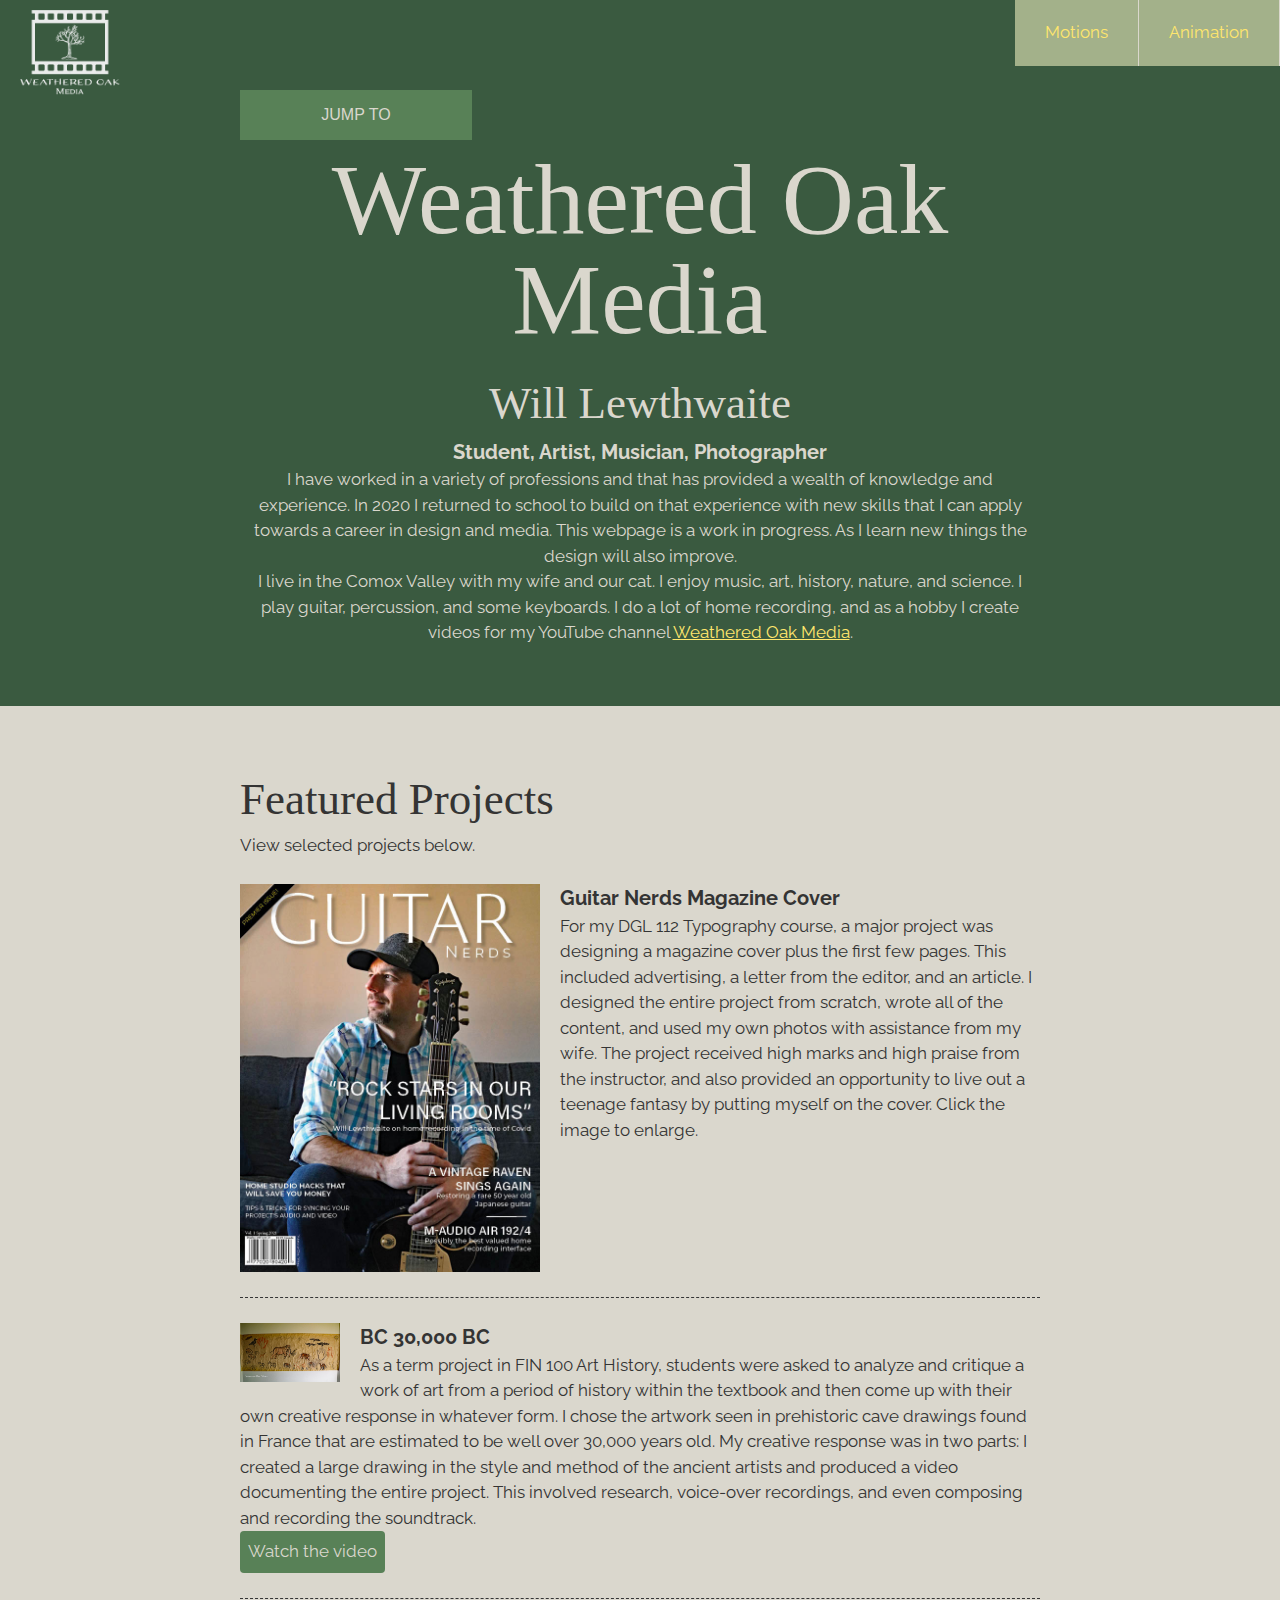
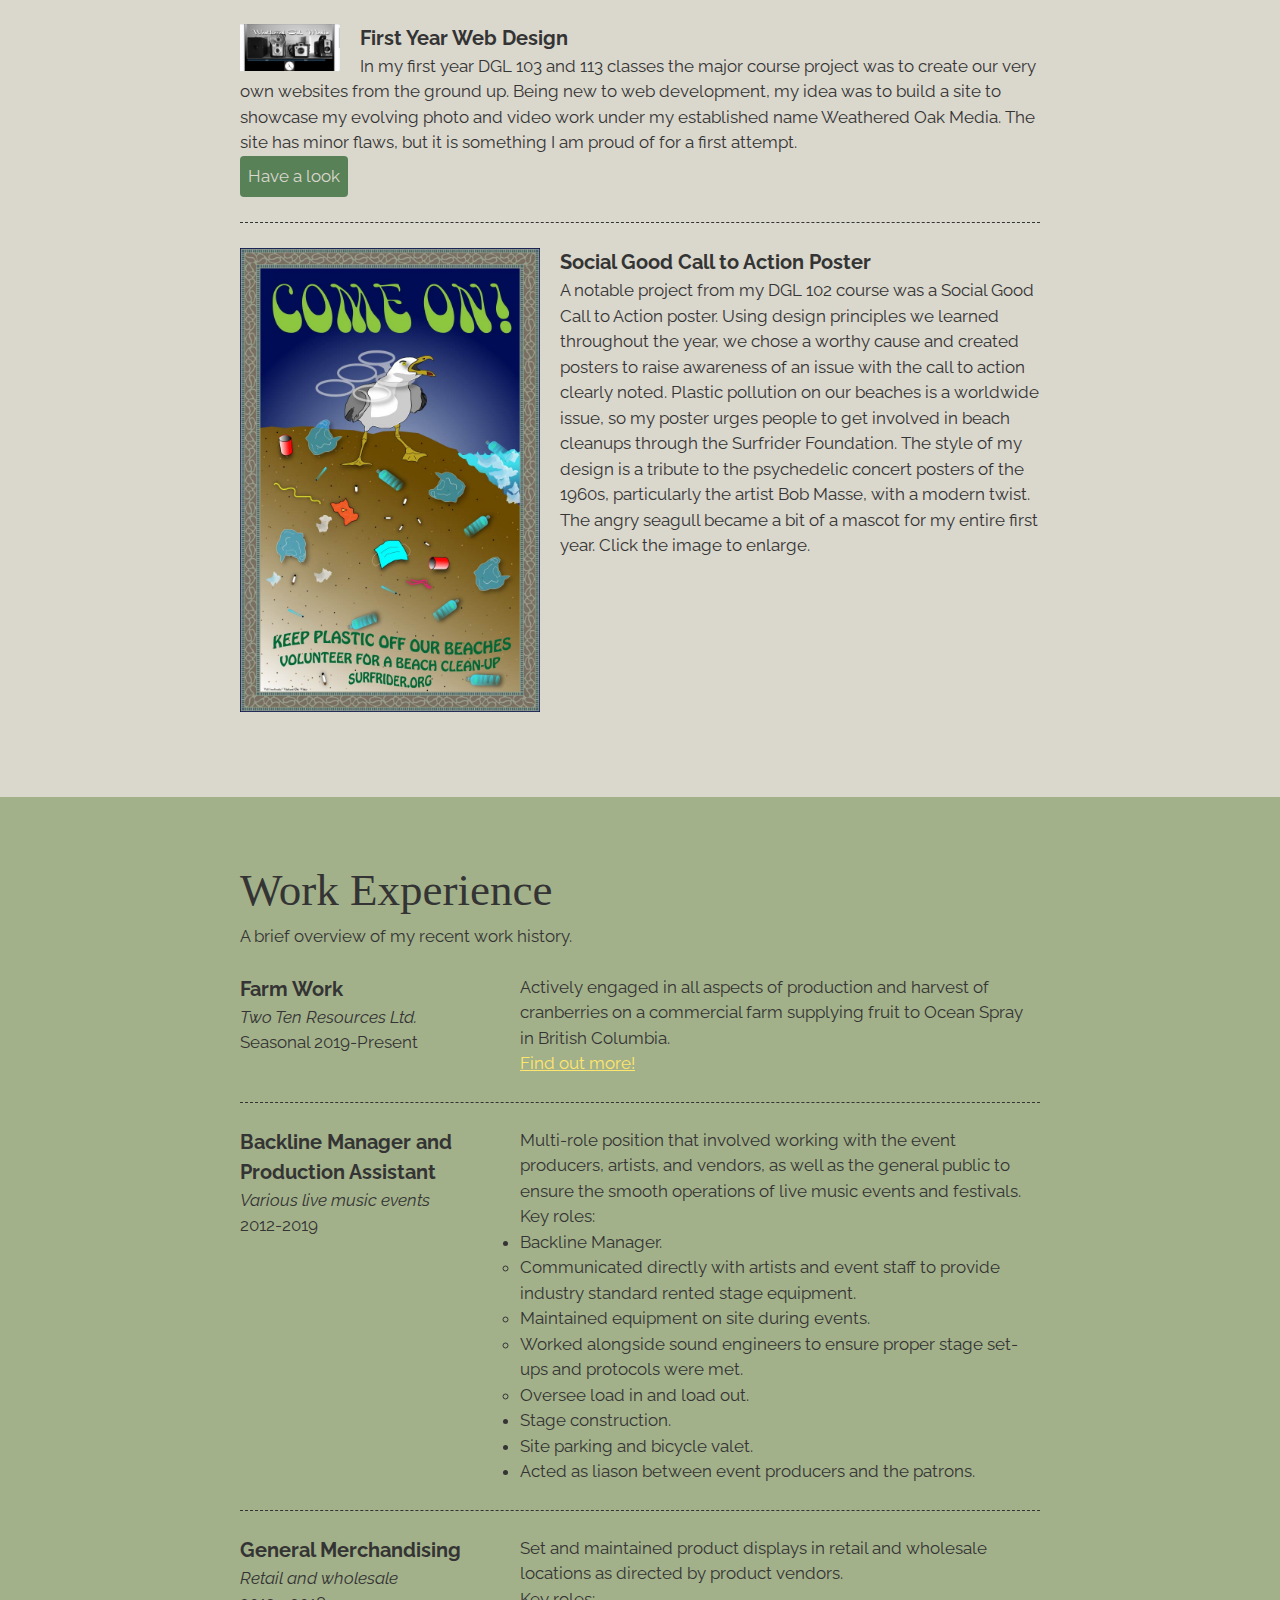
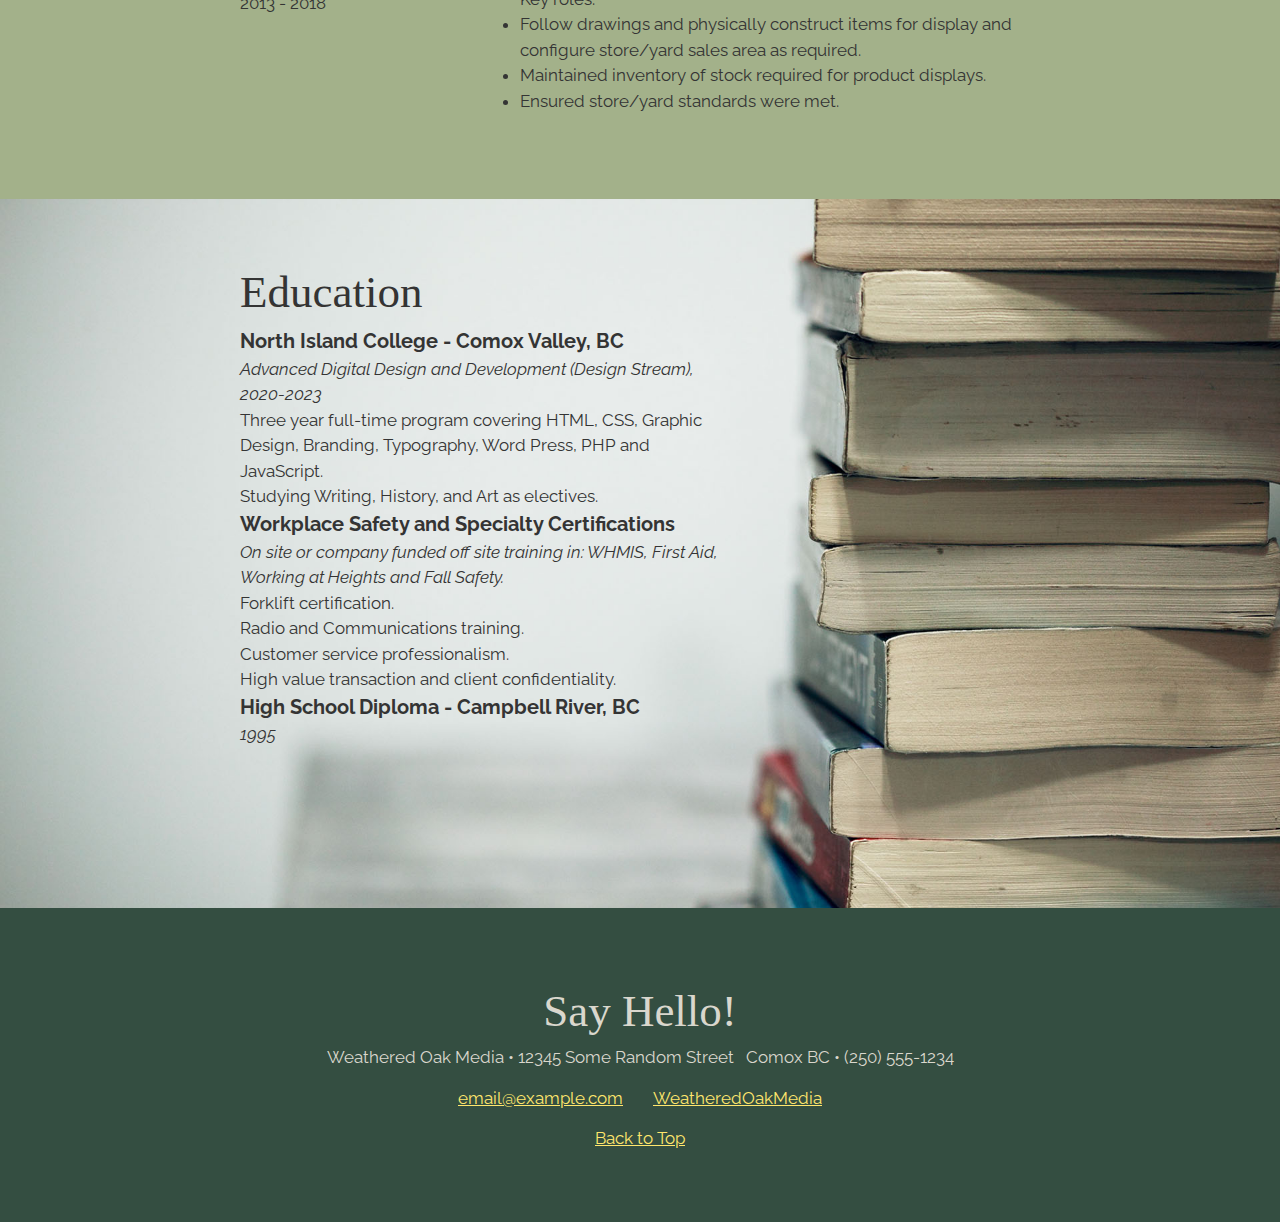
<file: index.html>
<!DOCTYPE html>
<html lang="en">
<!--
  NIC DGL-203
  Assignment 1c
  Author: Will Lewthwaite
  Date Last Modified: 25 October 2021
-->

<head>
  <meta charset="UTF-8">
  <meta name="viewport" content="width=device-width, initial-scale=1.0">
  <title>Weathered Oak Media</title>
  <link href="https://fonts.googleapis.com/css2?family=IM+Fell+English+SC&family=Raleway&display=swap" rel="stylesheet">
  <link rel="stylesheet" href="master-styles.css">
</head>

<body>
  <main>
    <!-- ***********************  ABOUT / PROFILE  *********************** -->
    <header class="header">

      <a href="index.html" class="logo"><img src="img/WeatheredOak_FilmStripLogo_Light.png" alt="Logo" /></a>
      <input class="nav-btn" type="checkbox" id="nav-btn" />
      <label class="nav-icon" for="nav-btn"><span class="navicon"></span></label>
      <ul class="top-nav">
        <li><a href="animation.html">Animation</a></li>
        <li><a href="motions.html">Motions</a></li>
      </ul>
      <!--Code adapted from example found on CodePen https://codepen.io/mutedblues/pen/MmPNPG?editors=1100 
        Modified tags/classes, colors, and float to fit my page format.-->

      <div class="content-wrap">
        <div class="dropdown">
          <!--Code from W3 Schools Website HTML/CSS basic Drop Menu.
          Modified class id names, added 4th list item-->
          <button class="dropbtn">Jump To</button>
          <div class="dropdown-list">
            <a href="#f-projects">Projects</a>
            <a href="#work">Work Experience</a>
            <a href="#edu">Education</a>
            <a href="#contact">Contact</a>
          </div>
        </div>

        <h1 id="about">Weathered Oak Media</h1>
        <h2>Will Lewthwaite</h2>
        <h3>Student, Artist, Musician, Photographer</h3>
        <p>I have worked in a variety of professions and that has provided a wealth of knowledge and experience.
          In 2020 I returned to school to build on that experience with new skills that I can apply towards a career
          in
          design and media.
          This webpage is a work in progress. As I learn new things the design will also improve.</p>
        <p>I live in the Comox Valley with my wife and our cat. I enjoy music, art, history, nature, and science.
          I play guitar, percussion, and some keyboards. I do a lot of home recording, and as a hobby I create videos
          for my YouTube channel <a href="https://www.youtube.com/channel/UCxy8o0J-DcobOQG56dG_FbA"
            target="_blank">Weathered Oak Media</a>.</p>


      </div>

    </header>

    <!-- ********************  PROJECTS / PORTFOLIO  ********************* -->
    <section class="projects">
      <div class="content-wrap divider">
        <h2 id="f-projects">Featured Projects</h2>
        <p>View selected projects below.</p>

        <!-- Project 1 -->
        <section class="project-item">
          <img class="project-img" src="img/GuitarNerdsCover.jpg" alt="Magazine Cover">

          <!--Removed modal as it did not function correctly.-->
          <h3>Guitar Nerds Magazine Cover</h3>
          <p>For my DGL 112 Typography course, a major project was designing a magazine cover plus the first few
            pages.
            This included advertising, a letter from the editor, and an article. I designed the entire project from
            scratch, wrote all of the content, and used my own photos with assistance from my wife. The project
            received
            high marks and high praise
            from the instructor, and also provided an opportunity to live out a teenage fantasy by putting myself on
            the
            cover.
            Click the image to enlarge.</p>
        </section>

        <!-- Project 2 -->
        <section class="project-item">
          <img src="img/WillCaveArt.jpg" alt="Cave Art Drawing">
          <h3>BC 30,000 BC</h3>
          <p>As a term project in FIN 100 Art History, students were asked to analyze and critique a work of art from
            a
            period of history
            within the textbook and then come up with their own creative response in whatever form. I chose the
            artwork
            seen in prehistoric
            cave drawings found in France that are estimated to be well over 30,000 years old. My creative response
            was
            in two parts:
            I created a large drawing in the style and method of the ancient artists and produced a video documenting
            the
            entire project. This involved research, voice-over recordings, and even composing and recording the
            soundtrack.
          </p>
          <a class="btn" href="https://www.youtube.com/watch?v=9argG19zbzU" target="_blank">Watch the video</a>
        </section>

        <!-- Project 3 -->
        <section class="project-item">
          <img src="img/WOSite1.jpg" alt="First website screenshot">
          <h3>First Year Web Design</h3>
          <p>In my first year DGL 103 and 113 classes the major course project was to create our very own websites
            from
            the ground up.
            Being new to web development, my idea was to build a site to showcase my evolving photo and video work
            under
            my established name
            Weathered Oak Media. The site has minor flaws, but it is something I am proud of for a first attempt.
          </p>
          <a class="btn" href="https://nicdgl113.github.io/course-project-WeatheredOak/WeatheredOak_home.html"
            target="_blank">Have a look</a>
        </section>

        <!-- Project 4 -->
        <section class="project-item">
          <img class="project-img" src="img/BeachMasse3_WL.jpg" alt="Angry Seagull Beach Cleanup Poster">
          <!-- Removed modal as it did not function correctly. -->

          <h3>Social Good Call to Action Poster</h3>
          <p>A notable project from my DGL 102 course was a Social Good Call to Action poster. Using design principles
            we learned
            throughout the year, we chose a worthy cause and created posters to raise awareness of an issue with the
            call to action
            clearly noted. Plastic pollution on our beaches is a worldwide issue, so my poster urges people to get
            involved in beach
            cleanups through the Surfrider Foundation. The style of my design is a tribute to the psychedelic concert
            posters of the 1960s,
            particularly the artist Bob Masse, with a modern twist. The angry seagull became a bit of a mascot for my
            entire first year.
            Click the image to enlarge.
          </p>
        </section>
      </div>
    </section>

    <!-- ***********************  WORK EXPERIENCE  *********************** -->
    <section class="work-experience">
      <div class="content-wrap item-details divider">
        <h2 id="work">Work Experience</h2>
        <p>A brief overview of my recent work history.</p>

        <!-- Job 1 -->
        <section class="job-item">
          <div class="job-details">
            <h3>Farm Work</h3>
            <p>Two Ten Resources Ltd.</p>
            <p>Seasonal 2019-Present</p>
          </div>
          <div class="job-summary">
            <p>Actively engaged in all aspects of production and harvest of cranberries on a commercial farm supplying
              fruit to Ocean Spray in British Columbia.</p>
            <a class="btn" href="https://www.youtube.com/watch?v=CwHTG5QL4j8" target="_blank">Find out more!</a>
          </div>
        </section>

        <!-- Job 2 -->
        <section class="job-item">
          <div class="job-details">
            <h3>Backline Manager and Production Assistant</h3>
            <p>Various live music events</p>
            <p>2012-2019</p>
          </div>
          <div class="job-summary">
            <p>Multi-role position that involved working with the event producers, artists, and vendors, as well as
              the
              general public
              to ensure the smooth operations of live music events and festivals.
            </p>
            <p>Key roles:</p>
            <ul>
              <li>Backline Manager.
                <ul>
                  <li>Communicated directly with artists and event staff to provide industry standard rented stage
                    equipment.</li>
                  <li>Maintained equipment on site during events.</li>
                  <li>Worked alongside sound engineers to ensure proper stage set-ups and protocols were met.</li>
                  <li>Oversee load in and load out.</li>
                </ul>
              </li>
              <li>Stage construction.</li>
              <li>Site parking and bicycle valet.</li>
              <li>Acted as liason between event producers and the patrons.</li>
            </ul>
          </div>
        </section>

        <!-- Job 3 -->
        <section class="job-item">
          <div class="job-details">
            <h3>General Merchandising</h3>
            <p>Retail and wholesale</p>
            <p>2013 - 2018</p>
          </div>
          <div class="job-summary">
            <p>Set and maintained product displays in retail and wholesale locations as directed by product vendors.
            </p>
            <p>Key roles:</p>
            <ul>
              <li>Follow drawings and physically construct items for display and configure store/yard sales area as
                required.</li>
              <li>Maintained inventory of stock required for product displays.</li>
              <li>Ensured store/yard standards were met.</li>
            </ul>
          </div>
        </section>
      </div>
    </section>

    <!-- ******************  EDUCATION & CERTIFICATIONS ****************** -->
    <section class="education">
      <div class="content-wrap item-details">
        <h2 id="edu">Education</h2>
        <section>
          <h3>North Island College - Comox Valley, BC</h3>
          <p>Advanced Digital Design and Development (Design Stream), 2020-2023</p>
          <p>Three year full-time program covering HTML, CSS, Graphic Design, Branding, Typography, Word Press, PHP
            and
            JavaScript.</p>
          <p>Studying Writing, History, and Art as electives.</p>
        </section>
        <section>
          <h3>Workplace Safety and Specialty Certifications</h3>
          <p>On site or company funded off site training in: WHMIS, First Aid, Working at Heights and Fall Safety.</p>
          <p>Forklift certification.</p>
          <p>Radio and Communications training.</p>
          <p>Customer service professionalism.</p>
          <p>High value transaction and client confidentiality.</p>
        </section>
        <section>
          <h3>High School Diploma - Campbell River, BC</h3>
          <p>1995</p>
        </section>
      </div>
    </section>

    <!-- *****************  CONTACT INFO / SOCIAL MEDIA  ***************** -->
    <footer>
      <div class="content-wrap">
        <h2 id="contact">Say Hello!</h2>
        <p>Weathered Oak Media &#8226; 12345 Some Random Street &nbsp; Comox BC &#8226; (250) 555-1234 </p>
        <ul class="contact-list">
          <li><a href="mailto:email@example.com">email@example.com</a></li>
          <li><a href="https://www.facebook.com/WeatheredOakMedia" target="_blank">WeatheredOakMedia</a></li>
        </ul>
        <a class="btn" href="#about">Back to Top</a>
      </div>
    </footer>
  </main>
</body>

</html>
</file>
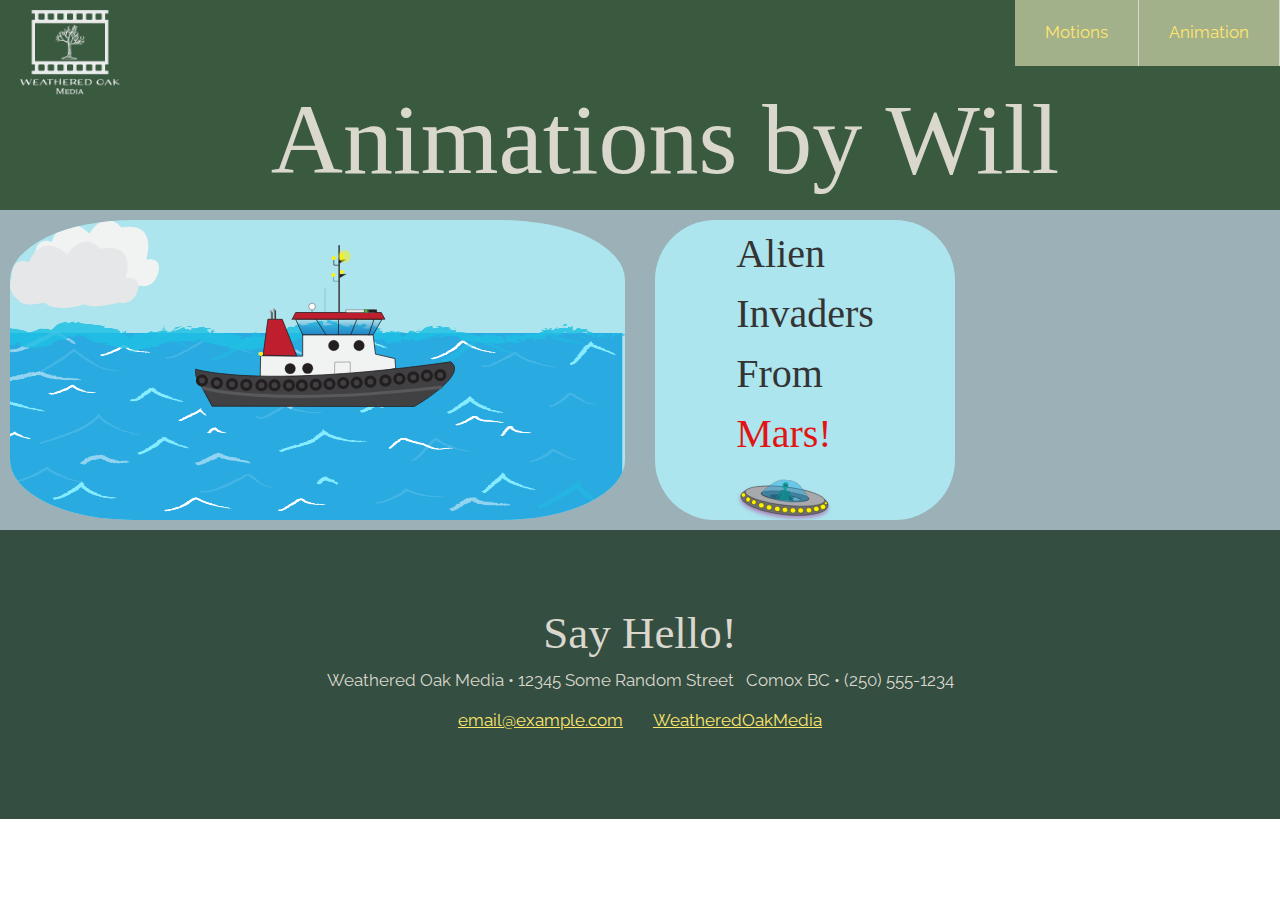
<file: Animation.html>
<!DOCTYPE html>
<html lang="en">
<!--
NIC DGL 203
Assignment 2c
Student: Will Lewthwaite
Modified Date: 2 October 2021
-->

<head>
    <meta charset="UTF-8">
    <meta name="viewport" content="width=device-width, initial-scale=1.0">
    <title>Animation</title>
    <link href="https://fonts.googleapis.com/css2?family=IM+Fell+English+SC&family=Raleway&display=swap"
        rel="stylesheet">
    <link rel="stylesheet" href="master-styles.css">
</head>

<body>

    <header class="header">
        <a href="index.html" class="logo"><img src="img/WeatheredOak_FilmStripLogo_Light.png" alt="Logo" /></a>
        <input class="nav-btn" type="checkbox" id="nav-btn" />
        <label class="nav-icon" for="nav-btn"><span class="navicon"></span></label>
        <ul class="top-nav">
            <li><a href="animation.html">Animation</a></li>
            <li><a href="motions.html">Motions</a></li>
        </ul>
        <!--Code adapted from example found on CodePen https://codepen.io/mutedblues/pen/MmPNPG?editors=1100 
        Modified tags/classes, colors, and float to fit my page format.-->

        <h1>Animations by Will</h1>

    </header>
    <section class="porthole">
        <div class="boat-wrap">
            <div class="aqua">
                <img src="img/Ocean1.png" class="waves">
            </div>
            <div class="tugboat"><img src="img/Tugboat.svg"></div>
            <div class="cloud3"><img src="img/Cloud3.svg"></div>
        </div>
        <div class="word-wrap">
            <div class="words">
                <p class="word1">Alien</p>
                <p class="word2">Invaders</p>
                <p class="word3">From</p>
                <p class="word4">Mars!</p>
            </div>
            <div class="ufo2"><img src="img/UFO2.svg"></div>
        </div>
    </section>
    <footer>
        <div class="content-wrap">
            <h2 id="contact">Say Hello!</h2>
            <p>Weathered Oak Media &#8226; 12345 Some Random Street &nbsp; Comox BC &#8226; (250) 555-1234 </p>
            <ul class="contact-list">
                <li><a href="mailto:email@example.com">email@example.com</a></li>
                <li><a href="https://www.facebook.com/WeatheredOakMedia" target="_blank">WeatheredOakMedia</a></li>
            </ul>
        </div>
    </footer>
</body>
</file>
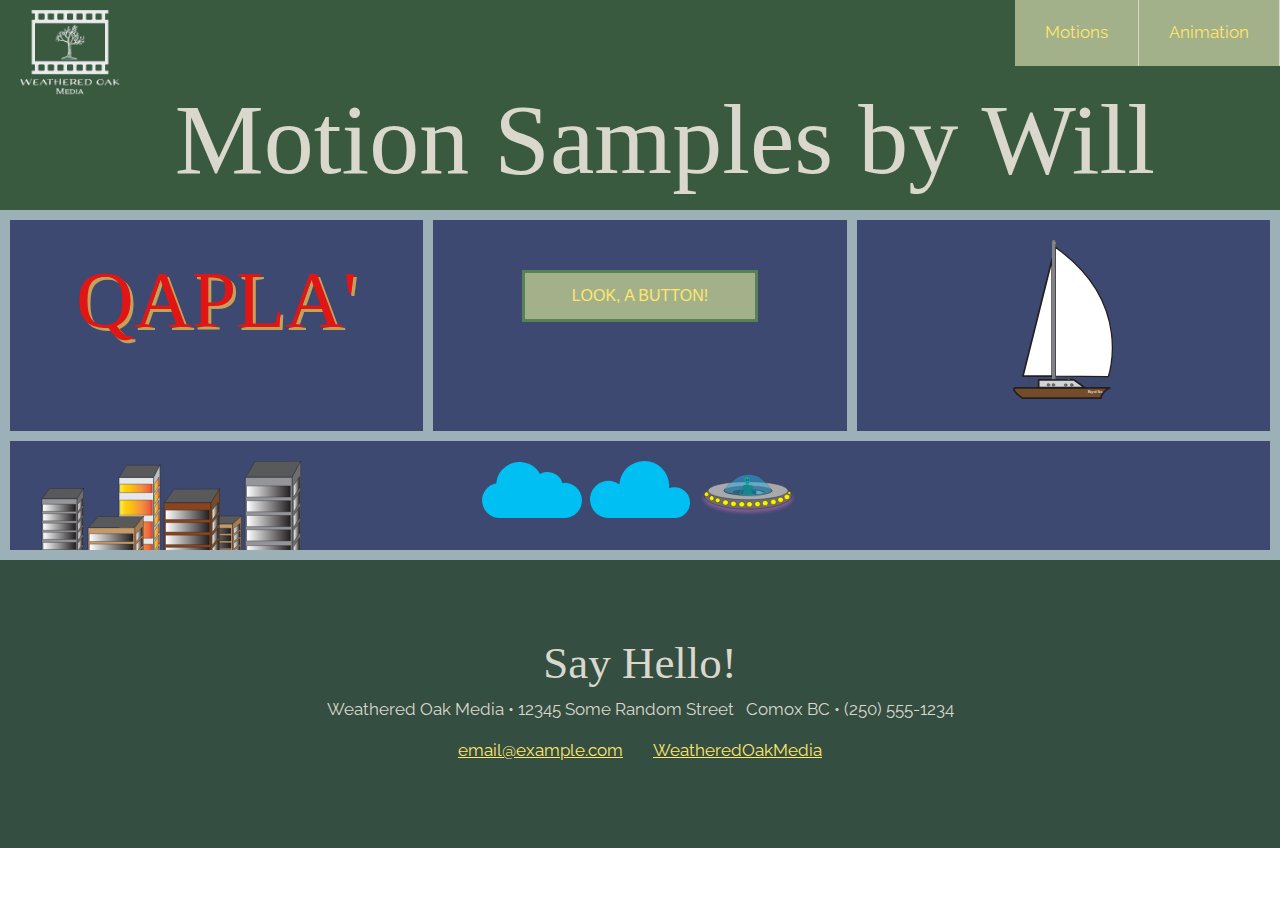
<file: motions.html>
<!DOCTYPE html>
<html lang="en">
<!--
NIC DGL 203
Assignment 2c
Student: Will Lewthwaite
Modified Date: 24 October 2021
-->

<head>
    <meta charset="UTF-8">
    <meta name="viewport" content="width=device-width, initial-scale=1.0">
    <title>Motion Samples</title>
    <link href="https://fonts.googleapis.com/css2?family=IM+Fell+English+SC&family=Raleway&display=swap"
        rel="stylesheet">
    <link rel="stylesheet" href="master-styles.css">
</head>

<body>

    <header class="header">
        <a href="index.html" class="logo"><img src="img/WeatheredOak_FilmStripLogo_Light.png" alt="Logo" /></a>
        <input class="nav-btn" type="checkbox" id="nav-btn" />
        <label class="nav-icon" for="nav-btn"><span class="navicon"></span></label>
        <ul class="top-nav">
            <li><a href="animation.html">Animation</a></li>
            <li><a href="motions.html">Motions</a></li>
        </ul>
        <!--Code adapted from example found on CodePen https://codepen.io/mutedblues/pen/MmPNPG?editors=1100 
        Modified tags/classes, colors, and float to fit my page format.-->

        <h1>Motion Samples by Will</h1>

    </header>

    <div class="Frames">
        <div class="frame1">
            <p class="klingon">QAPLA'</p>
        </div> <!-- The word Qapla' is Klingon for Success or Good Fortune -->
        <div class="frame2">
            <button><a>Look, a button!</a></button>
        </div>
        <div class="frame3">
            <img src="img/Sailboat.svg" alt="sailboat" class="boat">
        </div> <!-- My own drawing made in Illustrator -->
        <div class="frame4">
            <div class="sky-scraper">
                <img src="img/City.svg" alt="skyscrapers"> <!-- My own drawing -->
            </div>
            <img src="img/cloud01.svg" alt="cloud1" class="cloud1">
            <img src="img/cloud02.svg" alt="cloud2" class="cloud2">
            <img src="img/UFO.svg" alt="UFO" class="UFO"> <!-- My own drawing -->
        </div>
    </div>
    <footer>
        <div class="content-wrap">
            <h2 id="contact">Say Hello!</h2>
            <p>Weathered Oak Media &#8226; 12345 Some Random Street &nbsp; Comox BC &#8226; (250) 555-1234 </p>
            <ul class="contact-list">
                <li><a href="mailto:email@example.com">email@example.com</a></li>
                <li><a href="https://www.facebook.com/WeatheredOakMedia" target="_blank">WeatheredOakMedia</a></li>
            </ul>
        </div>
    </footer>
</body>

</html>
</file>
<file: master-styles.css>
/*
NIC DGL-203
Assignment 2c - Master Stylesheet
Author: Will Lewthwaite
Date Last Modified: 25 October, 2021
*/

/* 
    ##### Contents #####
    1. Colors
    2. Global Styles
    3. Profile
    4. Projects
    5. Work Experience
    6. Education
    7. Contact/Footer
    8. Motion Styles
    9. Grid Styles
    10. Expanding Typing Animation in Frame 1
    11. Button in Frame 2
    12. Sailboat animation in Frame 3
    13. Clouds Moving in Frame 4
    14. Responsive Styles
*/

/*
COLOR PALETTE
*** Original colors from Tutorials ***
#F7FFF7 - almost white
#343434 - dark gray - almost black
#2F3061 - blue dark
#FFE66D - yellow
#A1C6D7 - blue light
*** Custom Colors ***
#DAD7CD - Timberwolf
#A3B18A - Laurel Green
#588157 - Fern
#3A5A40 - Hunter
#344E41 - Brunswick
#9CB0B8 - Pewter Blue
#667AA3 - Blue Yonder
#3D4971 - RCAF Blue
#000000 - Black
#FFFFFF - White
*/

/* ##### Global styles ##### */

* {
    padding: 0;
    margin: 0;
    box-sizing: border-box;
}

*, *:before, *:after {
    box-sizing: inherit;
}

body {
    color: #343434;
    margin: 0;
    padding: 0;
    font-family: 'Raleway', sans-serif;
    font-size: 17px;
    line-height: 1.5;
}

.project-img {
    /* Added simple transition effect on hover or tap to replace defective modal image from 1C */
    width: 300px;
    transition: width 2s, height 4s;
}

.project-img:hover {
    width: 500px;
    height: 700px;
}

.project-img2 {
    width: 300px;
}

a {
    color: #FFE66D;
}

a:hover {
    text-decoration: none;
}

h1 {
    font-size: 100px;
    line-height: 1;
    padding: 90px 90px 20px;
}

h2 {
    font-size: 45px;
}

h1, h2 {
    font-family: 'IM Fell English SC', serif;
    font-weight: 400;
    margin: 0;
}

.header ul {
    margin: 0;
    padding: 0;
    list-style: none;
    overflow: hidden;
    background-color: #A3B18A;
}

.header li a {
    display: block;
    padding: 20px 20px;
    border-right: 1px solid #DAD7CD;
    text-decoration: none;
}

.header li a:hover, .header .nav-btn:hover {
    background-color: #f4f4f4;
}

.header .logo {
    display: block;
    float: left;
    font-size: 2em;
    padding: 10px 20px;
    text-decoration: none;
}

/* Navigation & Hamburger Menu */

/* Code adapted from example found on CodePen https://codepen.io/mutedblues/pen/MmPNPG?editors=1100 
    Modified tags/classes, colors, and float to fit my page format. */

.header .top-nav {
    clear: both;
    max-height: 0;
    transition: max-height .2s ease-out;
}

/* menu icon */

.header .nav-icon {
    cursor: pointer;
    display: inline-block;
    float: right;
    padding: 28px 20px;
    position: relative;
    user-select: none;
}

.header .nav-icon .navicon {
    background: #333;
    display: block;
    height: 2px;
    position: relative;
    transition: background .2s ease-out;
    width: 18px;
}

.header .nav-icon .navicon:before, .header .nav-icon .navicon:after {
    background: #333;
    content: '';
    display: block;
    height: 100%;
    position: absolute;
    transition: all .2s ease-out;
    width: 100%;
}

.header .nav-icon .navicon:before {
    top: 5px;
}

.header .nav-icon .navicon:after {
    top: -5px;
}

/* Hamburger Button */

.header .nav-btn {
    display: none;
}

.header .nav-btn:checked~.top-nav {
    max-height: 240px;
}

.header .nav-btn:checked~.nav-icon .navicon {
    background: transparent;
}

.header .nav-btn:checked~.nav-icon .navicon:before {
    transform: rotate(-45deg);
}

.header .nav-btn:checked~.nav-icon .navicon:after {
    transform: rotate(45deg);
}

.header .nav-btn:checked~.nav-icon:not(.steps) .navicon:before, .header .nav-btn:checked~.nav-icon:not(.steps) .navicon:after {
    top: 0;
}

.content-wrap {
    max-width: 800px;
    width: 85%;
    margin: 0 auto;
    padding: 60px 0;
}

h3 {
    margin-bottom: 0;
}

.item-details h3+p {
    font-style: italic;
}

.item-details h3~p {
    margin: 0;
}

.divider>section {
    border-bottom: 1px dashed #343434;
    padding: 25px 0;
}

.divider>section:last-of-type {
    border-bottom: none;
}

/* ##### Profile ##### */

header {
    background: #3A5A40;
    color: #DAD7CD;
}

/* -Drop Down Navigation Code from W3 Schools Website HTML/CSS basic Drop Menu.
Modified class id names, added 4th list item, modified colors- */

.dropbtn {
    background-color: #588157;
    color: #DAD7CD;
    padding: 16px;
    font-size: 16px;
    border: none;
}

.dropdown {
    position: relative;
    /*display: inline-block;*/
    float: left;
}

.dropdown-list {
    display: none;
    position: absolute;
    background-color: #A3B18A;
    min-width: 160px;
    box-shadow: 0px 8px 16px 0px rgba(0, 0, 0, 0.2);
    z-index: 1;
}

.dropdown-list a {
    color: black;
    padding: 12px 16px;
    text-decoration: none;
    display: block;
}

.dropdown-list a:hover {
    background-color: #ddd;
}

.dropdown:hover .dropdown-list {
    display: block;
}

.dropdown:hover .dropbtn {
    background-color: #3e8e41;
}

/* ##### Projects ##### */

.projects {
    background: #DAD7CD;
}

.projects a {
    color: #2F3061
}

.projects .btn {
    color: #DAD7CD;
    background: #588157;
    text-decoration: none;
    padding: 8px;
    border-radius: 4px;
    display: inline-block;
}

.projects .btn:hover {
    background: rgba(47, 48, 97, 80%);
}

.project-item {
    overflow: hidden;
}

.project-item h3 {
    margin-top: 0;
}

/* ##### Work Experience ##### */

.work-experience {
    background: #A3B18A;
}

/* #### Education #### */

.education {
    background-image: url(img/sharon-mccutcheon-unsplash.jpg);
    /* For this section I kept one of the stock images from the tutorial
    because I liked the books and they went well with the color theme */
    background-size: cover;
    background-position: top right;
    padding-bottom: 100px;
}

.education p {
    width: 60%;
}

/* ##### Contact Info / Footer ##### */

footer {
    background: #344E41;
    color: #DAD7CD;
    padding: 10px;
}

.contact-list {
    list-style-type: none;
    padding: 0;
}

.contact-list a {
    padding: 15px;
    display: inline-block;
}

/* ##### MOTION Styles ##### */

.klingon {
    font-size: 25px;
    color: #DAD7CD;
}

img {
    width: 100px;
}

/* ### Grid Styles ### */

.Frames {
    display: grid;
    grid-template-columns: 1fr 1fr 1fr;
    grid-template-rows: 1fr auto;
    grid-gap: 10px;
    background-color: #9CB0B8;
    padding: 10px;
}

.Frames>div {
    background-color: #3D4971;
    text-align: center;
    padding: 20px 0;
    font-size: 30px;
}

.frame4 {
    grid-column-start: 1;
    grid-column-end: 4;
    grid-row-start: 2;
    grid-row-end: span 2;
    overflow: hidden;
    position: relative;
}

/* ## Expanding Typing Animation in Frame 1 ## */

/* This works on page load. Refresh to see a Klingon greeting. */

@import url('https://fonts.googleapis.com/css2?family=Rampart+One&display=swap');
@keyframes scaleIn {
    0% {
        transform: scale(0.2);
    }
    85% {
        transform: scale(1.1);
    }
    100% {
        transform: scale(1);
    }
}

.klingon {
    /* Modified font, size and colors from tutorial example */
    font-size: 5rem;
    font-family: 'Rampart One', cursive;
    color: #e21515;
    text-shadow: 3px 3px 0px #c3a159;
    animation-name: scaleIn;
    animation-duration: 2s;
}

/* ## Button in Frame 2 ## */

/* Note: The hover effect does not work in small screens,
    however you can see the same animation by clicking on the button */

button:hover {
    cursor: pointer;
}

button {
    /*Customized colors*/
    border: 3px solid #588157;
    margin: 30px auto 0;
    padding: 14px 15px;
    color: #fff;
    background: #A3B18A;
    width: 200px;
    font-size: 1rem;
    text-align: center;
    text-transform: uppercase;
}

button {
    transition: background .3s ease-in, transform .2s .1s ease-in-out;
    border-radius: .3s ease-in;
}

button:hover {
    /* Customized colors */
    transform: scale(1.3);
    background: #DAD7CD;
    color: #353535;
    border-radius: 20px;
}

/* #### Sailboat animation in Frame 3 #### */

/* Note: Click on boat at smaller screen sizes to activate animation. */

.boat:hover {
    animation-name: move;
    animation-duration: 3s;
    animation-fill-mode: forwards;
    animation-iteration-count: 3;
    animation-direction: alternate-reverse;
}

@keyframes move {
    75% {
        transform: translateX(100%);
    }
}

/* #### Clouds Moving in Frame 4 #### */

/* Clouds and UFO should move in a steady stream 5 seconds apart.
    With the speed difference, the longer you watch you will see
    the clouds seem to chase and overtake each other as the UFO flies by quickly. */

.cloud1 {
    animation: float 20s linear infinite;
}

.cloud2 {
    animation: float 25s 5s linear infinite backwards;
}

.UFO {
    animation: float 15s linear infinite;
}

@keyframes float {
    0% {
        transform: translateX(-800px);
    }
    100% {
        transform: translateX(820px);
    }
}

.sky-scraper, .cloud {
    position: absolute;
}

.sky-scraper {
    z-index: 50;
}

.cloud2 {
    top: 76px;
}

.cloud1 {
    top: 30px;
}

.UFO {
    top: 50px;
}

img.cloud {
    width: 150px;
}

img.UFO {
    width: 100px;
}

.sky-scraper img {
    width: 100%;
}

/* ### ANIMATION Styles ##### */

/* ^^^^ All SVGs drawn by me in Illustrator.  Some parts of code adapted from
    https://codepen.io/prabiz/pen/dQLgbW?editors=1100 and https://www.youtube.com/watch?v=DesBsaAeA0w
    plus tutorial materials.
    Adapted code to use SVGs instead of links. Altered heights of SVGs*/

.porthole {
    background: #9CB0B8;
    display: grid;
    gap: 10px;
    grid-template-columns: 2fr 2fr;
}

.boat-wrap {
    /* This contains a tugboat cruising through choppy water as a cloud drifts overhead.
        The boat bobs slightly in the sea.*/
    background: #ace5ee;
    width: 2fr;
    height: 2fr;
    border-radius: 20%;
    margin: 10px;
    display: flex;
    align-items: center;
    position: relative;
    overflow: hidden;
    justify-content: center;
}

.aqua {
    /* The sea */
    height: 200px;
    position: absolute;
    bottom: 0;
    width: 100%;
    left: 0;
}

.aqua img {
    width: 150%;
}

.waves {
    height: 100%;
    position: absolute;
    right: 0;
    animation: waves 10s linear infinite;
}

@keyframes waves {
    0% {
        transform: translate(100px);
    }
    100% {
        transform: translate(10px);
    }
}

.tugboat {
    animation: boat 3s linear infinite;
    background-repeat: no-repeat;
    bottom: 200px;
    height: 75px;
    left: 30%;
    position: absolute;
    width: 400px;
}

.tugboat img {
    width: 65%;
}

@keyframes boat {
    0% {
        transform: rotate(0);
    }
    50% {
        transform: rotate(-3deg);
    }
    100% {
        transform: rotate(0);
    }
}

.cloud3 {
    animation: cloud 30s linear infinite;
    background-repeat: no-repeat;
    height: 300px;
    left: 0;
    position: absolute;
    width: 297px;
}

.cloud3 img {
    width: 50%;
}

@keyframes cloud {
    0% {
        left: -30%;
    }
    100% {
        left: 100%;
    }
}

.word-wrap {
    background: #ace5ee;
    width: 2fr;
    height: 2fr;
    border-radius: 20%;
    margin: 10px;
    display: flex;
    align-items: center;
    position: relative;
    overflow: hidden;
    justify-content: center;
}
@import url('https://fonts.googleapis.com/css2?family=Freckle+Face&display=swap');
.words {
    font-family: 'Freckle Face', cursive;
    font-size:2.5rem;
    animation: moveIn 5s linear both infinite;
    margin:0.75rem 0;
  }
  
  @keyframes moveIn {
    0% {
      transform: translateX(-325%) scale(1) rotate(0deg);
    }
    100% {
      transform: translateX(500px) scale(1.5)rotate(10deg);
    }
  }
  .word1:nth-of-type(1) { 
    color: #343434;
  }
  
  .word2:nth-of-type(2) {
    color: #343434;
  }
  
  .word3:nth-of-type(3) {
    color: #343434;
  }
  
  .word4:nth-of-type(4) {
    color: #e21515;
  }

  .ufo2 {
    width:100px;
    offset-path: path("M29.006,29.006l221.173,25.38,181.289-25.38,213.921,25.38,134.154-25.38,68.89,25.38,108.773-25.38,68.89,25.38,97.9-25.38,83.393,25.38,134.154-25.38,79.767,25.38,87.019-25.38,58.013,25.38,76.141-25.38");
    /*offset-rotate: auto;*/
    animation: fly 15s cubic-bezier(0,1.44,.88,1.49) both infinite;
  }
  
  @keyframes fly {
    0% {
      offset-distance: 0%;
    }
    100% {
      offset-distance: 100%;
    }
  }
  
  /* other styles */
  .wrap {
    width:800px;
  }

/* #### Responsive Styles #### */

@media screen and (min-width:750px) {
    header, footer {
        text-align: center;
    }
    .project-item img {
        float: left;
        margin-right: 20px;
    }
    .job-item {
        display: grid;
        grid-template-columns: 1fr 2fr;
        column-gap: 20px;
    }
    .contact-list {
        display: flex;
        justify-content: center;
    }
    .education {
        display: flex;
    }
    .header li {
        float: right;
    }
    .header li a {
        padding: 20px 30px;
    }
    .header .top-nav {
        clear: none;
        float: right;
        max-height: none;
    }
    .header .nav-icon {
        display: none;
    }
}

@media screen and (max-width: 749px) {
    h1 {
        text-align: center;
        font-size: 60px;
        line-height: 0.9;
        margin-bottom: 20px;
    }
    h2 {
        font-size: 30px;
        line-height: 1;
    }
    .project-img {
        max-width: fit-content;
    }
    .contact-list a {
        padding: 5px;
    }
    .education {
        background-image: none;
        /*Clears image at small screens for readability*/
    }
    .Frames {
        display: flex;
        flex-direction: column;
        justify-content: center;
    }
    .porthole {
        grid-template-columns: 1fr;
        grid-template-rows: 1fr;
    }
    .boat-wrap {
        display: flex;
        width: 300px;
        height: 300px;
        flex-direction: column;
        justify-content: center;
    }
    .tugboat img {
        width: 40%;
        height: 200px;
    }
    .cloud3 img {
        width: 30%;
    }
}

.word-wrap {
    display: flex;
    width: 300px;
    height: 300px;
    flex-direction: column;
    justify-content: center;
}

@media screen and (max-width: 450px) {
    h1 {
        text-align: center;
        font-size: 40px;
        line-height: 0.8;
        margin-bottom: 20px;
    }
    h2 {
        font-size: 20px;
        line-height: 1;
    }
}
</file>
